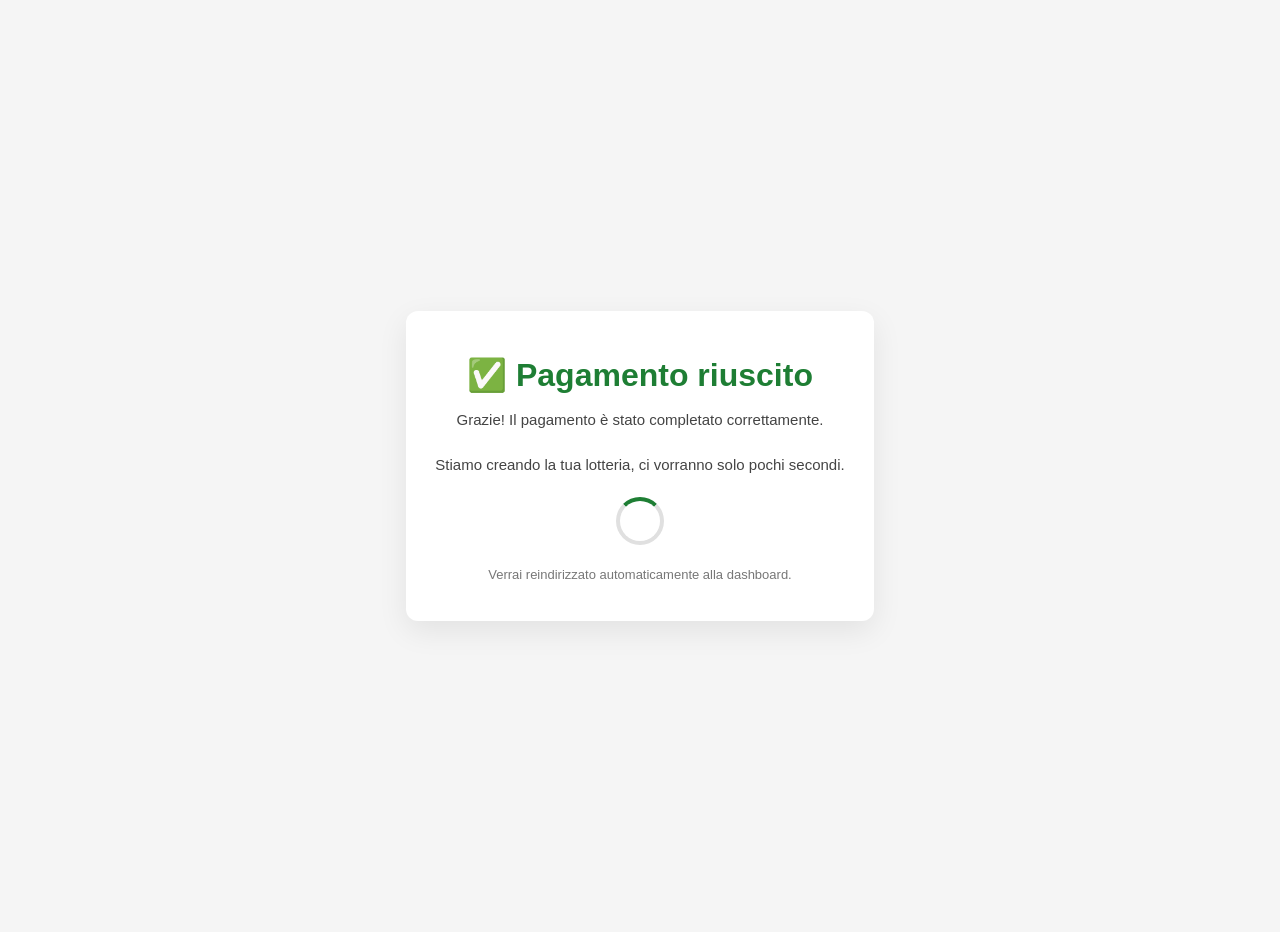
<file: checkout-success.html>
<!DOCTYPE html>
<html lang="it">
<head>
<link rel="manifest" href="/manifest.json">

<meta name="theme-color" content="#1E3A8A">

<meta name="apple-mobile-web-app-capable" content="yes">
<meta name="apple-mobile-web-app-status-bar-style" content="default">
<meta name="apple-mobile-web-app-title" content="Lotteriffa">

<link rel="apple-touch-icon" href="/icon-192.png">
  <meta charset="UTF-8">
  <title>Pagamento completato</title>
  <meta name="viewport" content="width=device-width, initial-scale=1.0">

  <style>
    body {
      font-family: Arial, sans-serif;
      background: #f5f5f5;
      margin: 0;
      padding: 16px;
      display: flex;
      justify-content: center;
      align-items: center;
      min-height: 100vh;
    }

    .card {
      background: #fff;
      max-width: 420px;
      width: 100%;
      padding: 24px;
      border-radius: 12px;
      text-align: center;
      box-shadow: 0 10px 30px rgba(0,0,0,.08);
    }

    h1 {
      margin-bottom: 10px;
      color: #1e7e34;
    }

    p {
      color: #444;
      font-size: 15px;
      line-height: 1.5;
    }

    .spinner {
      margin: 20px auto;
      width: 40px;
      height: 40px;
      border: 4px solid #e0e0e0;
      border-top: 4px solid #1e7e34;
      border-radius: 50%;
      animation: spin 1s linear infinite;
    }

    @keyframes spin {
      to { transform: rotate(360deg); }
    }

    .small {
      font-size: 13px;
      color: #777;
      margin-top: 10px;
    }
  </style>
</head>

<body>

  <div class="card">
    <h1>✅ Pagamento riuscito</h1>

    <p>
      Grazie! Il pagamento è stato completato correttamente.
      <br><br>
      Stiamo creando la tua lotteria, ci vorranno solo pochi secondi.
    </p>

    <div class="spinner"></div>

    <p class="small">
      Verrai reindirizzato automaticamente alla dashboard.
    </p>
  </div>

  <script>
    // ⏳ tempo tecnico per webhook + DB
    setTimeout(() => {
      window.location.href = "dashboard.html";
    }, 5000);
  </script>

</body>
</html>
</file>
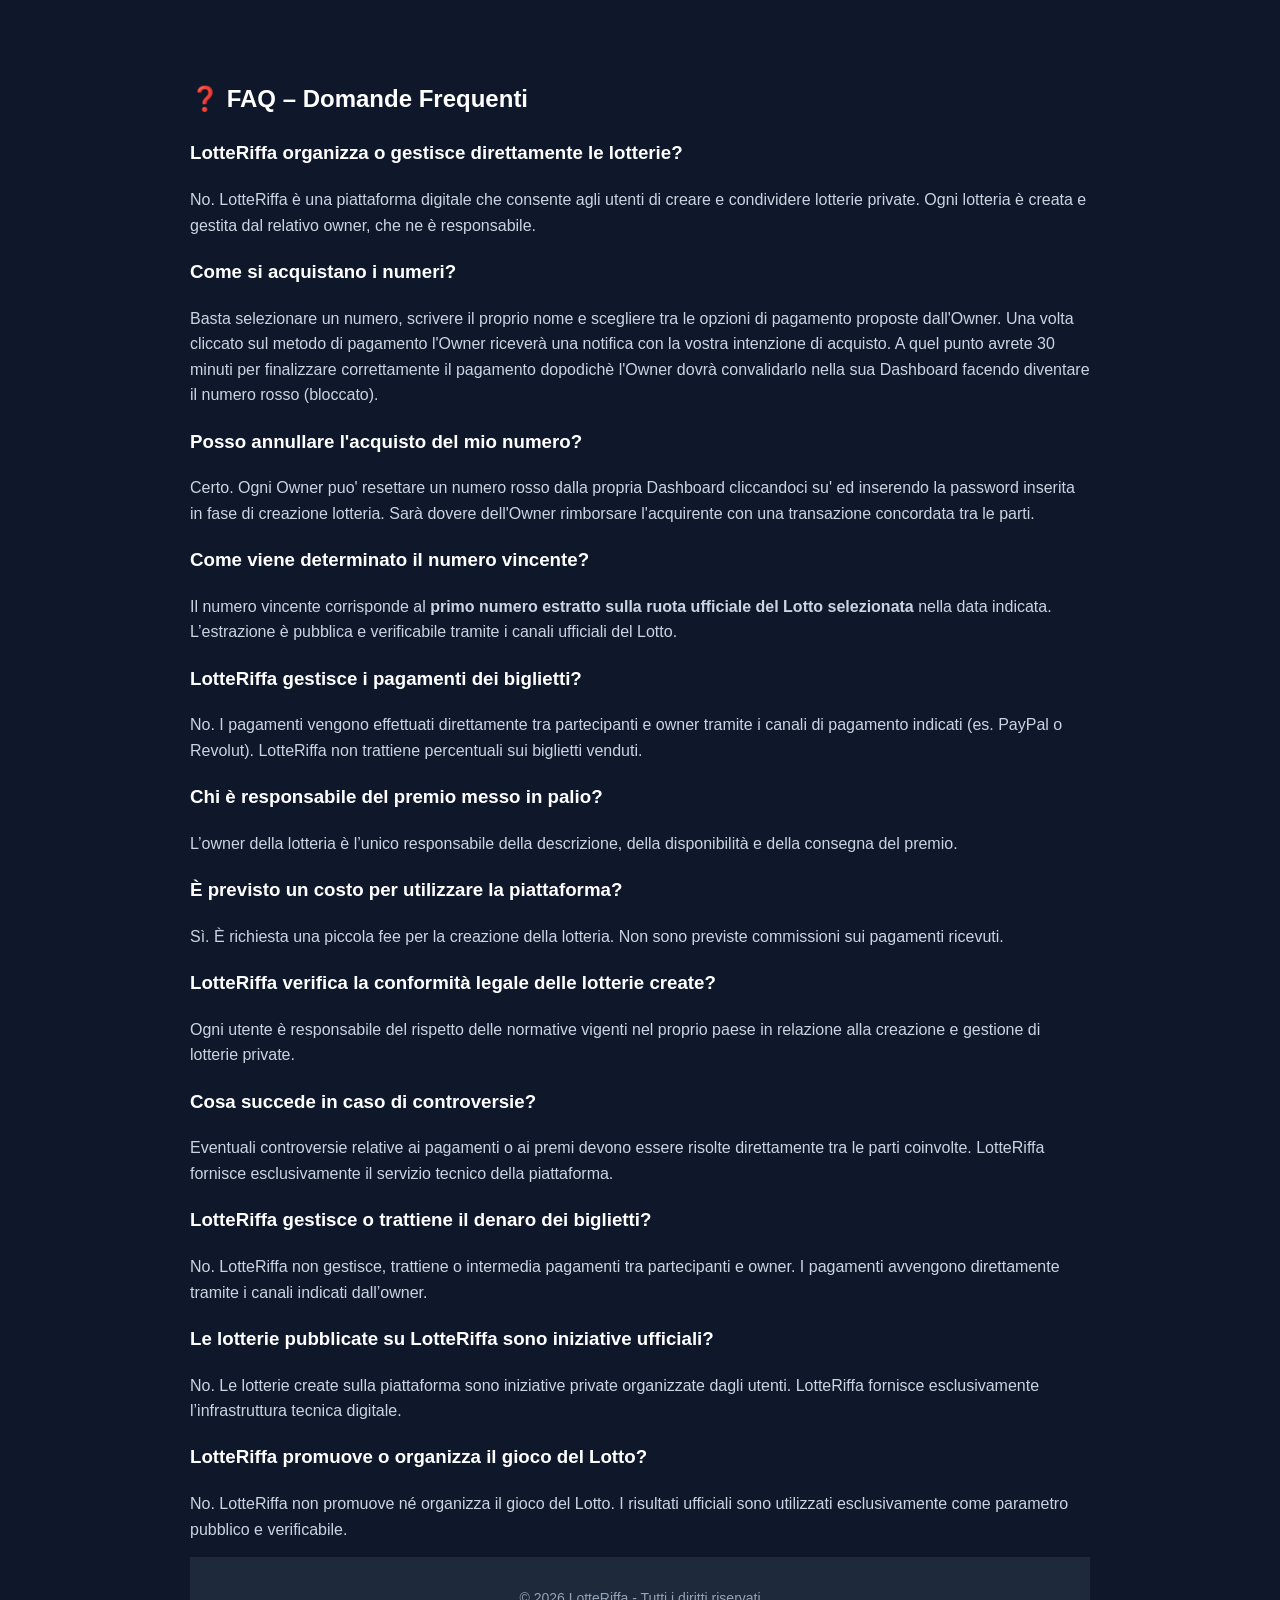
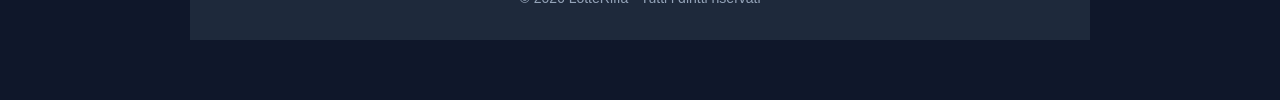
<file: faq.html>
<!DOCTYPE html>
<html lang="it">
<head>
    <meta charset="UTF-8">
    <meta name="viewport" content="width=device-width, initial-scale=1.0">
    <title>Termini e Condizioni - LotteRiffa</title>
    <style>
        body {
            margin: 0;
            font-family: Arial, sans-serif;
            background-color: #0f172a;
            color: #ffffff;
            line-height: 1.6;
        }
        .container {
            width: 90%;
            max-width: 900px;
            margin: auto;
            padding: 60px 0;
        }
        h1, h2 {
            margin-bottom: 20px;
        }
        p {
            margin-bottom: 15px;
            color: #cbd5e1;
        }
        a {
            color: #3b82f6;
        }
        footer {
            text-align: center;
            padding: 30px;
            background-color: #1e293b;
            color: #94a3b8;
            font-size: 14px;
        }
    </style>
</head>
<body>

<div class="container">

    <h2>❓ FAQ – Domande Frequenti</h2>

    <div class="card">
        <h3>LotteRiffa organizza o gestisce direttamente le lotterie?</h3>
        <p>No. LotteRiffa è una piattaforma digitale che consente agli utenti di creare e condividere lotterie private.
        Ogni lotteria è creata e gestita dal relativo owner, che ne è responsabile.</p>
    </div>

    <div class="card">
        <h3>Come si acquistano i numeri?</h3>
        <p>Basta selezionare un numero, scrivere il proprio nome e scegliere tra le opzioni di pagamento proposte dall'Owner.
        Una volta cliccato sul metodo di pagamento l'Owner riceverà una notifica con la vostra intenzione di acquisto. A quel punto
        avrete 30 minuti per finalizzare correttamente il pagamento dopodichè l'Owner dovrà convalidarlo nella sua Dashboard
        facendo diventare il numero rosso (bloccato).</p>
    </div>

    <div class="card">
        <h3>Posso annullare l'acquisto del mio numero?</h3>
        <p>Certo. Ogni Owner puo' resettare un numero rosso dalla propria Dashboard cliccandoci su' ed inserendo la password inserita
        in fase di creazione lotteria. Sarà dovere dell'Owner rimborsare l'acquirente con una transazione concordata tra le parti.</p>
    </div>

    <div class="card">
        <h3>Come viene determinato il numero vincente?</h3>
        <p>Il numero vincente corrisponde al <strong>primo numero estratto sulla ruota ufficiale del Lotto selezionata</strong>
        nella data indicata. L’estrazione è pubblica e verificabile tramite i canali ufficiali del Lotto.</p>
    </div>

    <div class="card">
        <h3>LotteRiffa gestisce i pagamenti dei biglietti?</h3>
        <p>No. I pagamenti vengono effettuati direttamente tra partecipanti e owner tramite i canali di pagamento indicati
        (es. PayPal o Revolut). LotteRiffa non trattiene percentuali sui biglietti venduti.</p>
    </div>

    <div class="card">
        <h3>Chi è responsabile del premio messo in palio?</h3>
        <p>L’owner della lotteria è l’unico responsabile della descrizione, della disponibilità e della consegna del premio.</p>
    </div>

    <div class="card">
        <h3>È previsto un costo per utilizzare la piattaforma?</h3>
        <p>Sì. È richiesta una piccola fee per la creazione della lotteria. Non sono previste commissioni sui pagamenti ricevuti.</p>
    </div>

    <div class="card">
        <h3>LotteRiffa verifica la conformità legale delle lotterie create?</h3>
        <p>Ogni utente è responsabile del rispetto delle normative vigenti nel proprio paese in relazione alla creazione e gestione di lotterie private.</p>
    </div>

    <div class="card">
        <h3>Cosa succede in caso di controversie?</h3>
        <p>Eventuali controversie relative ai pagamenti o ai premi devono essere risolte direttamente tra le parti coinvolte.
        LotteRiffa fornisce esclusivamente il servizio tecnico della piattaforma.</p>
    </div>

    <div class="card">
    <h3>LotteRiffa gestisce o trattiene il denaro dei biglietti?</h3>
    <p>No. LotteRiffa non gestisce, trattiene o intermedia pagamenti tra partecipanti e owner. 
    I pagamenti avvengono direttamente tramite i canali indicati dall’owner.</p>
    </div>

    <div class="card">
    <h3>Le lotterie pubblicate su LotteRiffa sono iniziative ufficiali?</h3>
    <p>No. Le lotterie create sulla piattaforma sono iniziative private organizzate dagli utenti. 
    LotteRiffa fornisce esclusivamente l’infrastruttura tecnica digitale.</p>
    </div>

    <div class="card">
    <h3>LotteRiffa promuove o organizza il gioco del Lotto?</h3>
    <p>No. LotteRiffa non promuove né organizza il gioco del Lotto. 
    I risultati ufficiali sono utilizzati esclusivamente come parametro pubblico e verificabile.</p>
    </div>

<footer>
    © 2026 LotteRiffa - Tutti i diritti riservati
</footer>

</body>
</html>
</file>
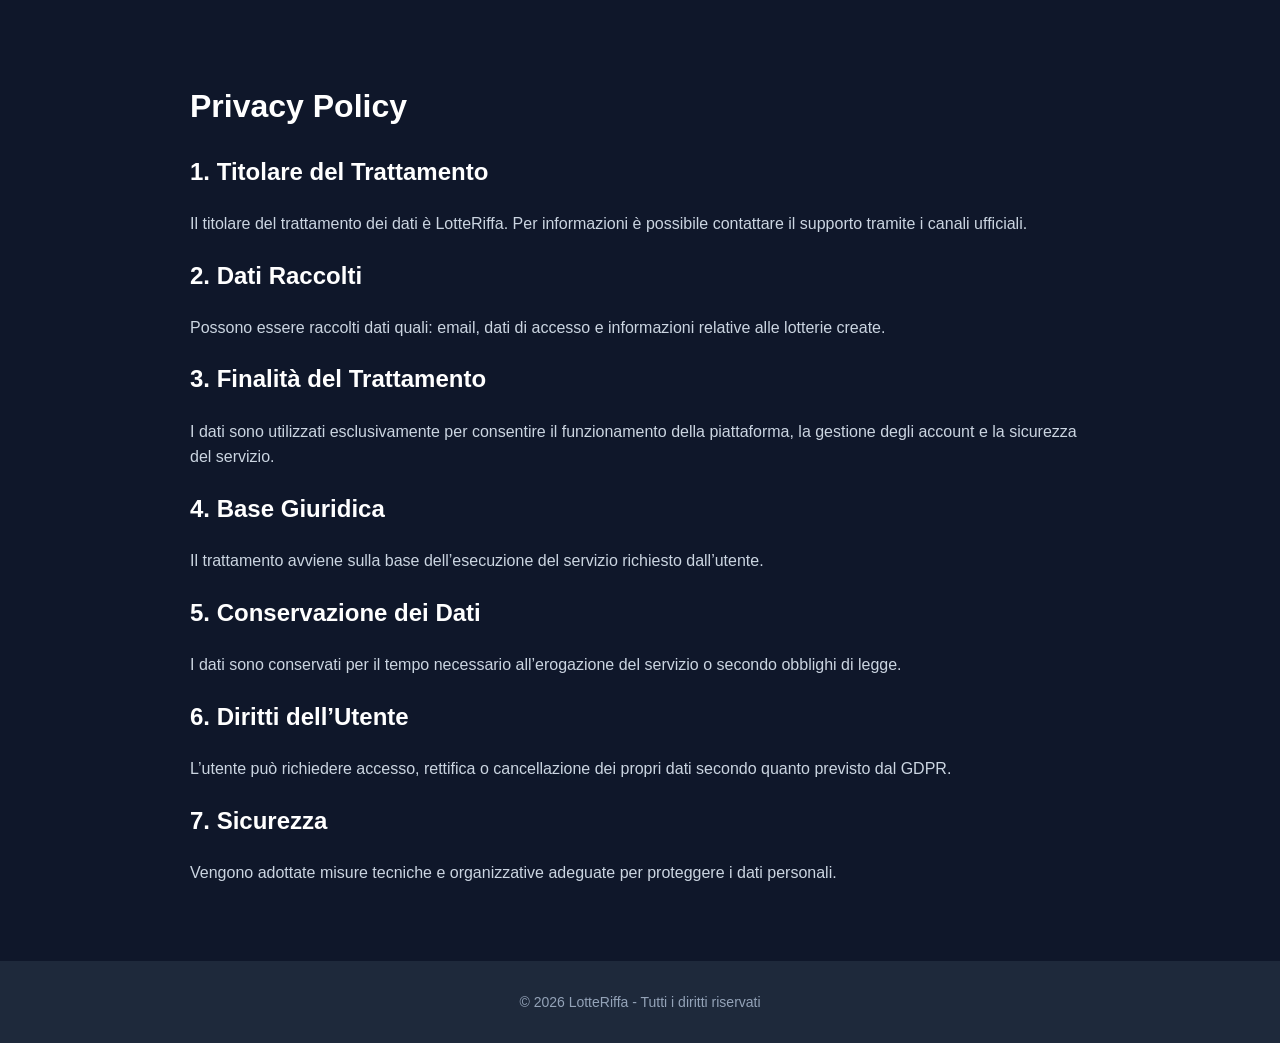
<file: privacy.html>
<!DOCTYPE html>
<html lang="it">
<head>
    <meta charset="UTF-8">
    <meta name="viewport" content="width=device-width, initial-scale=1.0">
    <title>Privacy Policy - LotteRiffa</title>
    <style>
        body {
            margin: 0;
            font-family: Arial, sans-serif;
            background-color: #0f172a;
            color: #ffffff;
            line-height: 1.6;
        }
        .container {
            width: 90%;
            max-width: 900px;
            margin: auto;
            padding: 60px 0;
        }
        h1, h2 {
            margin-bottom: 20px;
        }
        p {
            margin-bottom: 15px;
            color: #cbd5e1;
        }
        footer {
            text-align: center;
            padding: 30px;
            background-color: #1e293b;
            color: #94a3b8;
            font-size: 14px;
        }
    </style>
</head>
<body>

<div class="container">

    <h1>Privacy Policy</h1>

    <h2>1. Titolare del Trattamento</h2>
    <p>Il titolare del trattamento dei dati è LotteRiffa. Per informazioni è possibile contattare il supporto tramite i canali ufficiali.</p>

    <h2>2. Dati Raccolti</h2>
    <p>Possono essere raccolti dati quali: email, dati di accesso e informazioni relative alle lotterie create.</p>

    <h2>3. Finalità del Trattamento</h2>
    <p>I dati sono utilizzati esclusivamente per consentire il funzionamento della piattaforma,
    la gestione degli account e la sicurezza del servizio.</p>

    <h2>4. Base Giuridica</h2>
    <p>Il trattamento avviene sulla base dell’esecuzione del servizio richiesto dall’utente.</p>

    <h2>5. Conservazione dei Dati</h2>
    <p>I dati sono conservati per il tempo necessario all’erogazione del servizio o secondo obblighi di legge.</p>

    <h2>6. Diritti dell’Utente</h2>
    <p>L’utente può richiedere accesso, rettifica o cancellazione dei propri dati secondo quanto previsto dal GDPR.</p>

    <h2>7. Sicurezza</h2>
    <p>Vengono adottate misure tecniche e organizzative adeguate per proteggere i dati personali.</p>

</div>

<footer>
    © 2026 LotteRiffa - Tutti i diritti riservati
</footer>

</body>
</html>
</file>
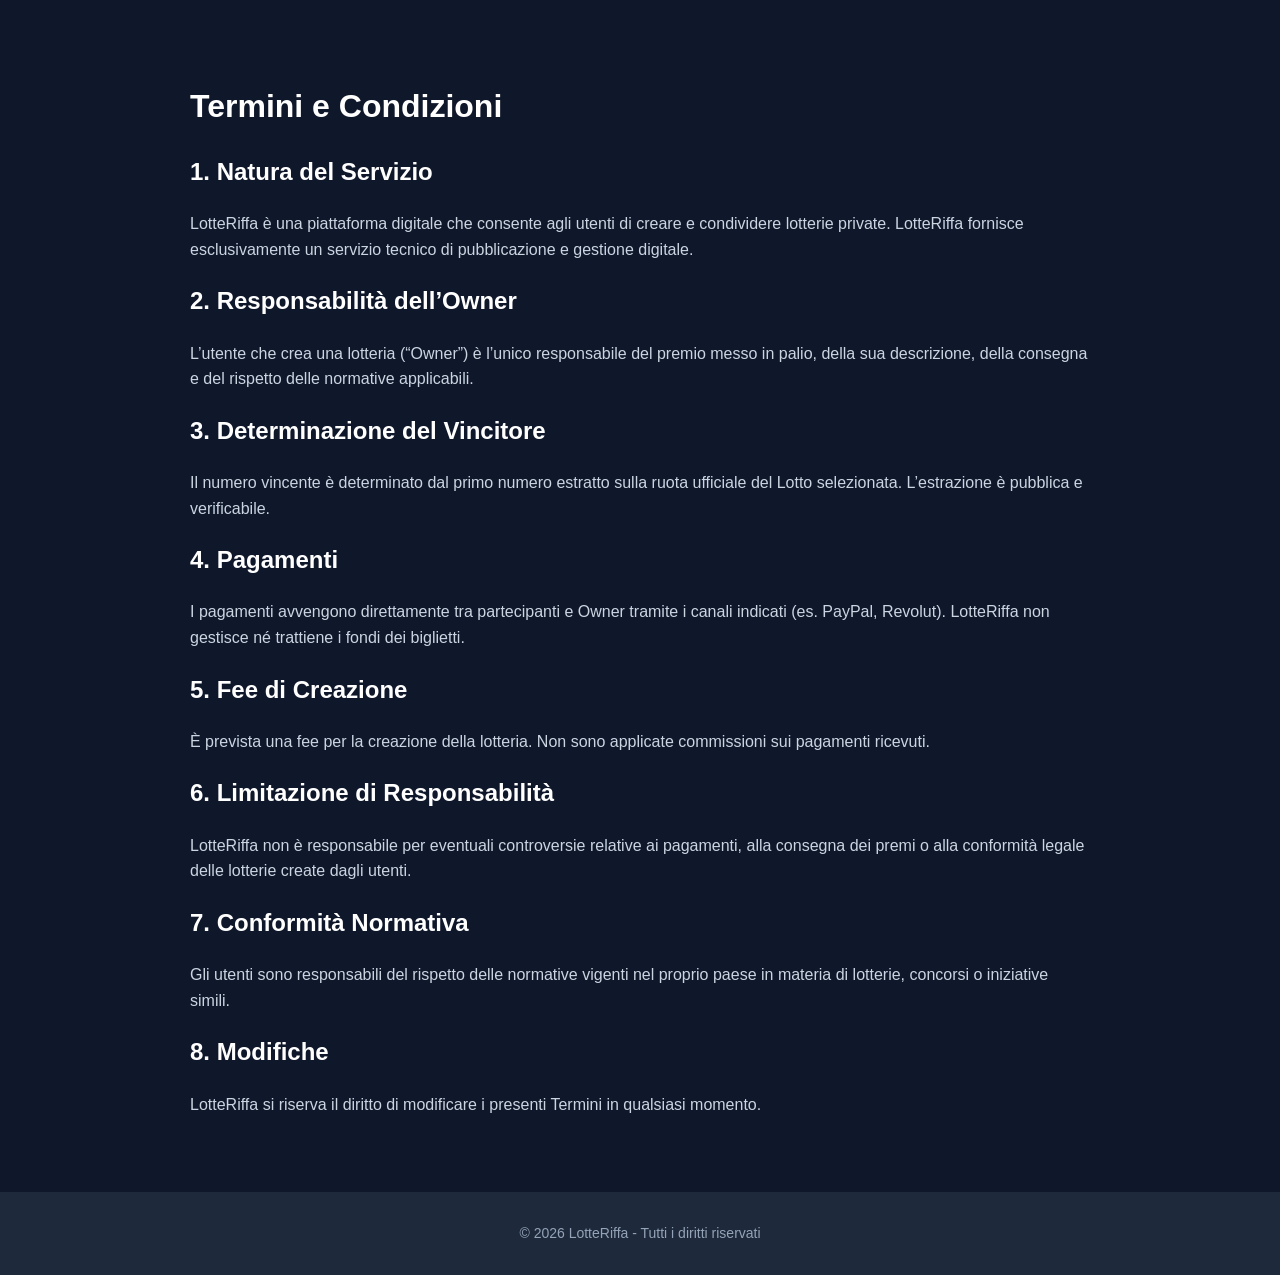
<file: termini.html>
<!DOCTYPE html>
<html lang="it">
<head>
    <meta charset="UTF-8">
    <meta name="viewport" content="width=device-width, initial-scale=1.0">
    <title>Termini e Condizioni - LotteRiffa</title>
    <style>
        body {
            margin: 0;
            font-family: Arial, sans-serif;
            background-color: #0f172a;
            color: #ffffff;
            line-height: 1.6;
        }
        .container {
            width: 90%;
            max-width: 900px;
            margin: auto;
            padding: 60px 0;
        }
        h1, h2 {
            margin-bottom: 20px;
        }
        p {
            margin-bottom: 15px;
            color: #cbd5e1;
        }
        a {
            color: #3b82f6;
        }
        footer {
            text-align: center;
            padding: 30px;
            background-color: #1e293b;
            color: #94a3b8;
            font-size: 14px;
        }
    </style>
</head>
<body>

<div class="container">

    <h1>Termini e Condizioni</h1>

    <h2>1. Natura del Servizio</h2>
    <p>LotteRiffa è una piattaforma digitale che consente agli utenti di creare e condividere lotterie private.
    LotteRiffa fornisce esclusivamente un servizio tecnico di pubblicazione e gestione digitale.</p>

    <h2>2. Responsabilità dell’Owner</h2>
    <p>L’utente che crea una lotteria (“Owner”) è l’unico responsabile del premio messo in palio,
    della sua descrizione, della consegna e del rispetto delle normative applicabili.</p>

    <h2>3. Determinazione del Vincitore</h2>
    <p>Il numero vincente è determinato dal primo numero estratto sulla ruota ufficiale del Lotto selezionata.
    L’estrazione è pubblica e verificabile.</p>

    <h2>4. Pagamenti</h2>
    <p>I pagamenti avvengono direttamente tra partecipanti e Owner tramite i canali indicati
    (es. PayPal, Revolut). LotteRiffa non gestisce né trattiene i fondi dei biglietti.</p>

    <h2>5. Fee di Creazione</h2>
    <p>È prevista una fee per la creazione della lotteria. Non sono applicate commissioni sui pagamenti ricevuti.</p>

    <h2>6. Limitazione di Responsabilità</h2>
    <p>LotteRiffa non è responsabile per eventuali controversie relative ai pagamenti,
    alla consegna dei premi o alla conformità legale delle lotterie create dagli utenti.</p>

    <h2>7. Conformità Normativa</h2>
    <p>Gli utenti sono responsabili del rispetto delle normative vigenti nel proprio paese
    in materia di lotterie, concorsi o iniziative simili.</p>

    <h2>8. Modifiche</h2>
    <p>LotteRiffa si riserva il diritto di modificare i presenti Termini in qualsiasi momento.</p>

</div>

<footer>
    © 2026 LotteRiffa - Tutti i diritti riservati
</footer>

</body>
</html>
</file>
